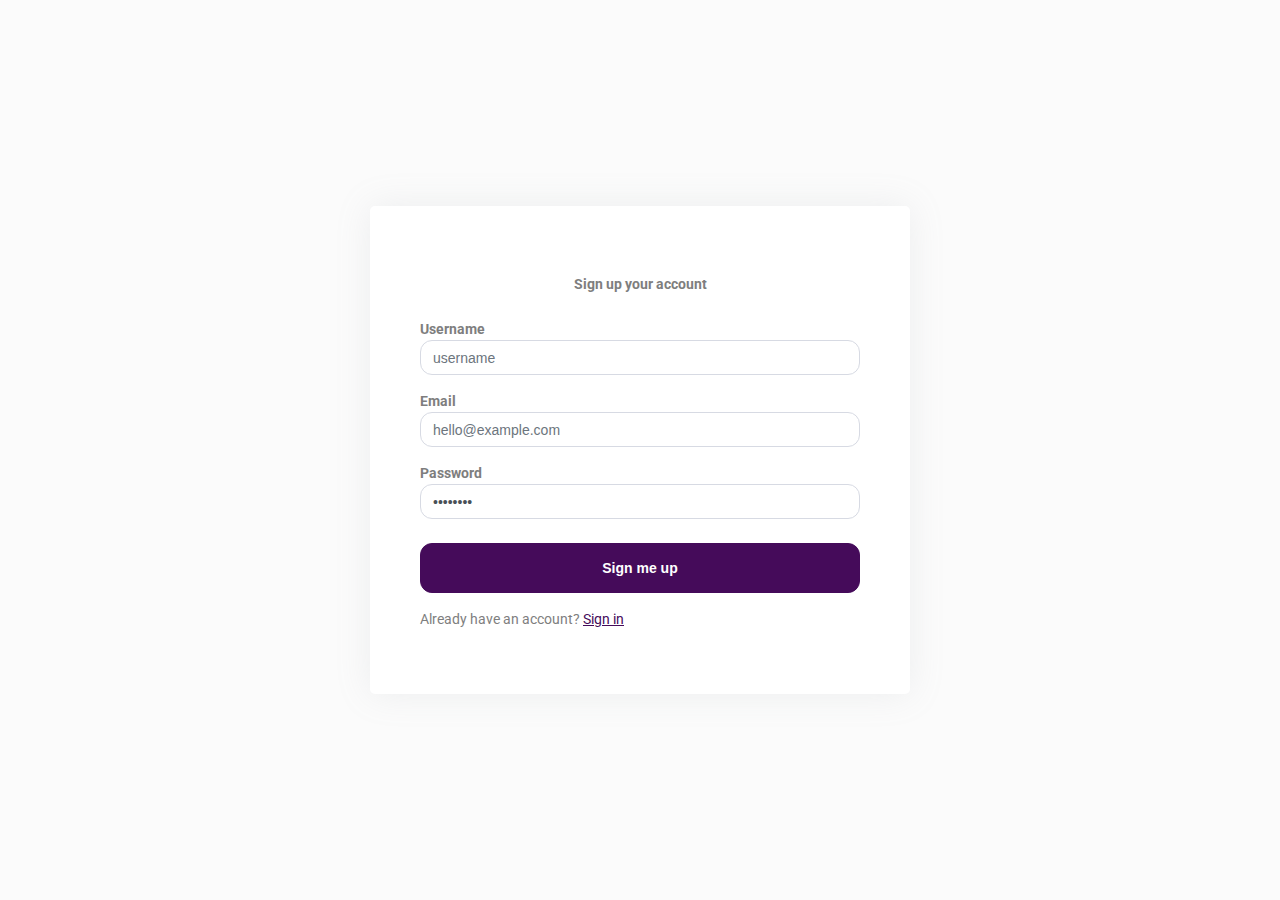
<file: login-page/index.html>
<!DOCTYPE html>
<html lang="en" class="h-100">
<head>
    <meta charset="UTF-8">
    <meta http-equiv="X-UA-Compatible" content="IE=edge">
    <meta name="viewport" content="width=device-width, initial-scale=1">
    <title>Login Page</title>
    <link href="./custom.css" rel="stylesheet">
</head>
<body class="h-100">
    <div class="authincation h-100">
        <div class="container h-100">
            <div class="row justify-content-center h-100 align-items-center">
                <div class="col-md-6" style="width: 50%">
                    <div class="authincation-content">
                        <div class="row">
                            <div class="col-xl-12">
                                <div class="auth-form">
                                    <h4 class="text-center mb-4">Sign up your account</h4>
                                    <form action="index.html">
                                        <div class="form-group">
                                            <label class="mb-1"><strong>Username</strong></label>
                                            <input type="text" class="form-control" placeholder="username">
                                        </div>
                                        <div class="form-group">
                                            <label class="mb-1"><strong>Email</strong></label>
                                            <input type="email" class="form-control" placeholder="hello@example.com">
                                        </div>
                                        <div class="form-group">
                                            <label class="mb-1"><strong>Password</strong></label>
                                            <input type="password" class="form-control" value="Password">
                                        </div>
                                        <div class="text-center mt-4">
                                            <button type="submit" class="btn btn-primary btn-block">Sign me up</button>
                                        </div>
                                    </form>
                                    <div class="new-account mt-3">
                                        <p>Already have an account? <a class="text-primary" href="page-login.html">Sign in</a></p>
                                    </div>
                                </div>
                            </div>
                        </div>
                    </div>
                </div>
            </div>
        </div>
    </div>
</body>
</html>
</file>
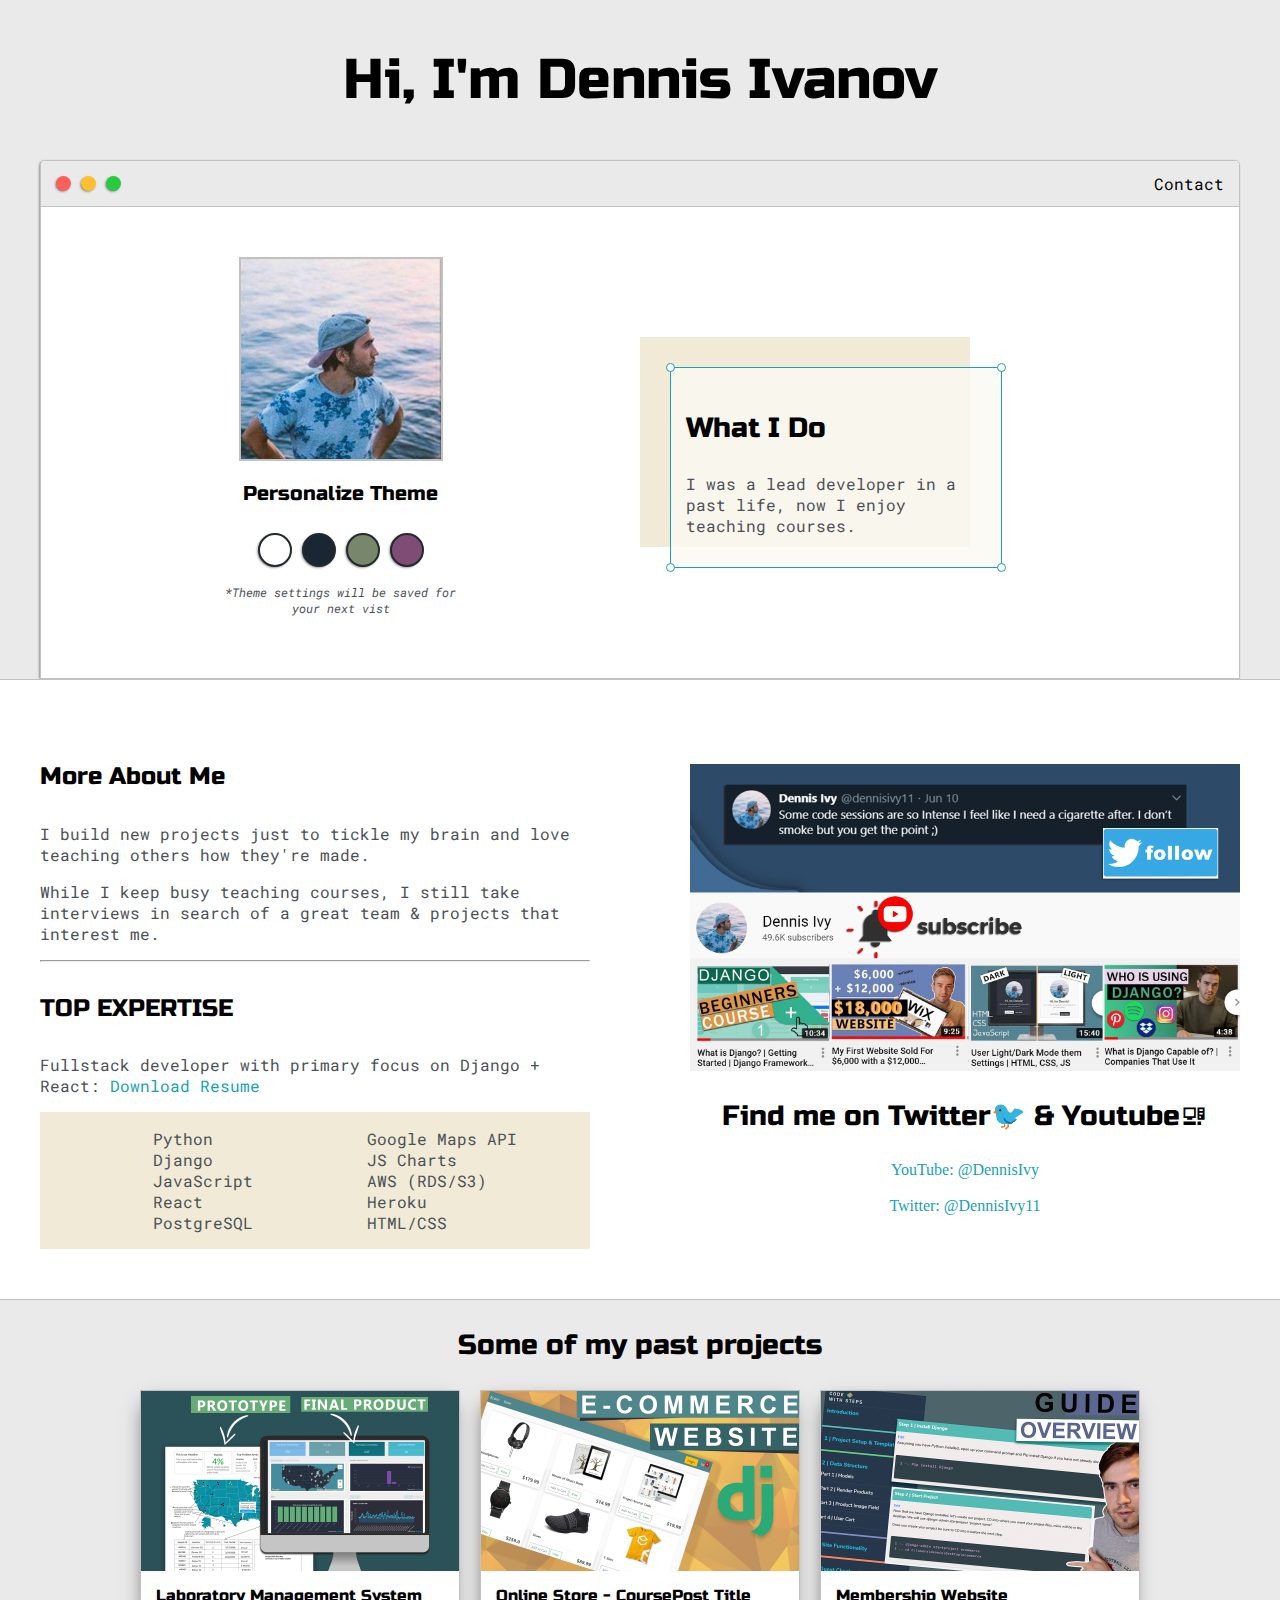
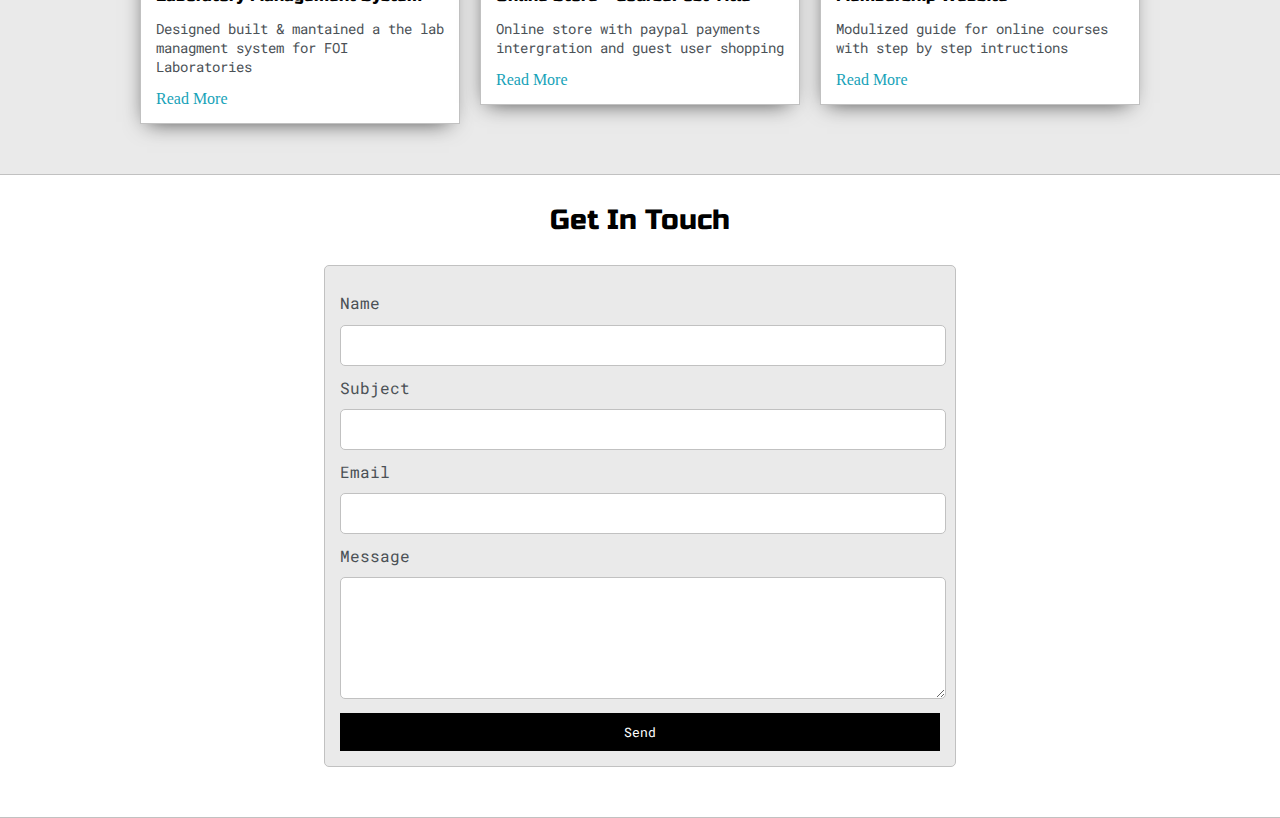
<file: portfolio-website/index.html>
<!DOCTYPE html>
<html>
<head>
	<title>Dennis Ivy💻</title>


	<meta name="viewport" content="width=device-width, initial-scale=1, maximum-scale=1, minimum-scale=1" />

	<link href="https://fonts.googleapis.com/css2?family=Russo+One&display=swap" rel="stylesheet">

	<link href="https://fonts.googleapis.com/css2?family=Roboto+Mono:wght@500&family=Russo+One&display=swap" rel="stylesheet">

	<link rel="stylesheet" type="text/css" href="default.css">
	<link id="theme-style" rel="stylesheet" type="text/css" href="">
</head>
<body>

	<section class="s1">
		<div class="main-container">
			<div class="greeting-wrapper">
				<h1>Hi, I'm Dennis Ivanov</h1>
			</div>


			<div class="intro-wrapper">
				<div class="nav-wrapper">

					<!-- Link around dots-wrapper added after tutorial video -->
					<a href="index.html">
						<div class="dots-wrapper">
							<div id="dot-1" class="browser-dot"></div>
							<div id="dot-2" class="browser-dot"></div>
							<div id="dot-3" class="browser-dot"></div>
						</div>
					</a>
					

					<ul id="navigation">
						<li><a href="index.html#contact">Contact</a></li>

					</ul>
				</div>

				<div class="left-column">
					<img id="profile_pic" src="images/Dennis.jpg">
					<h5 style="text-align: center;line-height: 0;">Personalize Theme</h5>

					<div id="theme-options-wrapper">
						<div data-mode="light" id="light-mode" class="theme-dot"></div>
						<div data-mode="blue" id="blue-mode" class="theme-dot"></div>
						<div data-mode="green" id="green-mode" class="theme-dot"></div>
						<div data-mode="purple" id="purple-mode" class="theme-dot"></div>
					</div>

					<p id="settings-note">*Theme settings will be saved for<br>your next vist</p>
				</div>

				<div class="right-column">

					<div id="preview-shadow">
						<div id="preview">
							<div id="corner-tl" class="corner"></div>
							<div id="corner-tr" class="corner"></div>
							<h3>What I Do</h3>
							<p>I was a lead developer in a past life, now I enjoy teaching courses.</p>
							<div id="corner-br" class="corner"></div>
							<div id="corner-bl" class="corner"></div>
						</div>
					</div>
				</div>
			</div>
		</div>
	</section>

	<section class="s2">
		<div class="main-container">

			<div class="about-wrapper">
				<div class="about-me">
					<h4>More About Me</h4>

					<p>I build new projects just to tickle my brain and love teaching others how they're made.</p>

					<p>While I keep busy teaching courses, I still take interviews in search of a great team & projects that interest me.</p>


					<hr>

					<h4>TOP EXPERTISE</h4>

					<p>Fullstack developer with primary focus on Django + React: <a target="_blank" href="resume.pdf">Download Resume</a></p>

					<div id="skills">
						<ul>
							<li>Python</li>
							<li>Django</li>
							<li>JavaScript</li>
							<li>React</li>
							<li>PostgreSQL</li>
						</ul>

						<ul>
							<li>Google Maps API</li>
							<li>JS Charts</li>
							<li>AWS (RDS/S3)</li>
							<li>Heroku</li>
							<li>HTML/CSS</li>
						</ul>

					</div>

				</div>

				
				<div class="social-links">
					<img id="social_img" src="images/follow.jpg">
					<h3>Find me on Twitter🐦 & Youtube🖳</h3>

					<a target="_blank" href="https://www.youtube.com/c/dennisivy">YouTube: @DennisIvy</a>
					<br>
					<a target="_blank" href="https://twitter.com/dennisivy11">Twitter: @DennisIvy11</a>
				</div>
			</div>

		</div>
	</section>

	<section class="s1">
		<div class="main-container">
			<h3 style="text-align: center;">Some of my past projects</h3>

			<div class="post-wrapper">

				<div>
					<div class="post">
						<img class="thumbnail" src="images/dash.jpg">
						<div class="post-preview">
							<h6 class="post-title">Laboratory Management System</h6>
							<p class="post-intro">Designed built & mantained a the lab managment system for FOI Laboratories</p>
							<a href="post.html">Read More</a>
						</div>
					</div>
				</div>

				<div>
					<div class="post">
						<img class="thumbnail" src="images/ecom.jpg">
						<div class="post-preview">
							<h6 class="post-title">Online Store - CoursePost Title</h6>
							<p class="post-intro">Online store with paypal payments intergration and guest user shopping</p>
							<a href="post.html">Read More</a>
						</div>
					</div>
				</div>

				<div>
					<div class="post">
						<img class="thumbnail" src="images/membership site.jpg">
						<div class="post-preview">
							<h6 class="post-title">Membership Website</h6>
							<p class="post-intro">Modulized guide for online courses with step by  step intructions</p>
							<a href="post.html">Read More</a>
						</div>
					</div>
				</div>

			</div>
		</div>
	</section>

	<section class="s2">
		<div class="main-container">
			<a href=""></a>
			<h3 style="text-align: center;">Get In Touch</h3>

			<form id="contact-form">
				<a name="contact"></a>

				<label>Name</label>
				<input class="input-field" type="text" name="name">

				<label>Subject</label>
				<input class="input-field" type="text" name="subject">

				<label>Email</label>
				<input class="input-field" type="text" name="email">

				<label>Message</label>
				<textarea class="input-field" name="message"></textarea>

				<input id="submit-btn" type="submit" value="Send">
			</form>
		</div>
	</section> 

	<script type="text/javascript" src="script.js"></script>
</body>
</html>
</file>
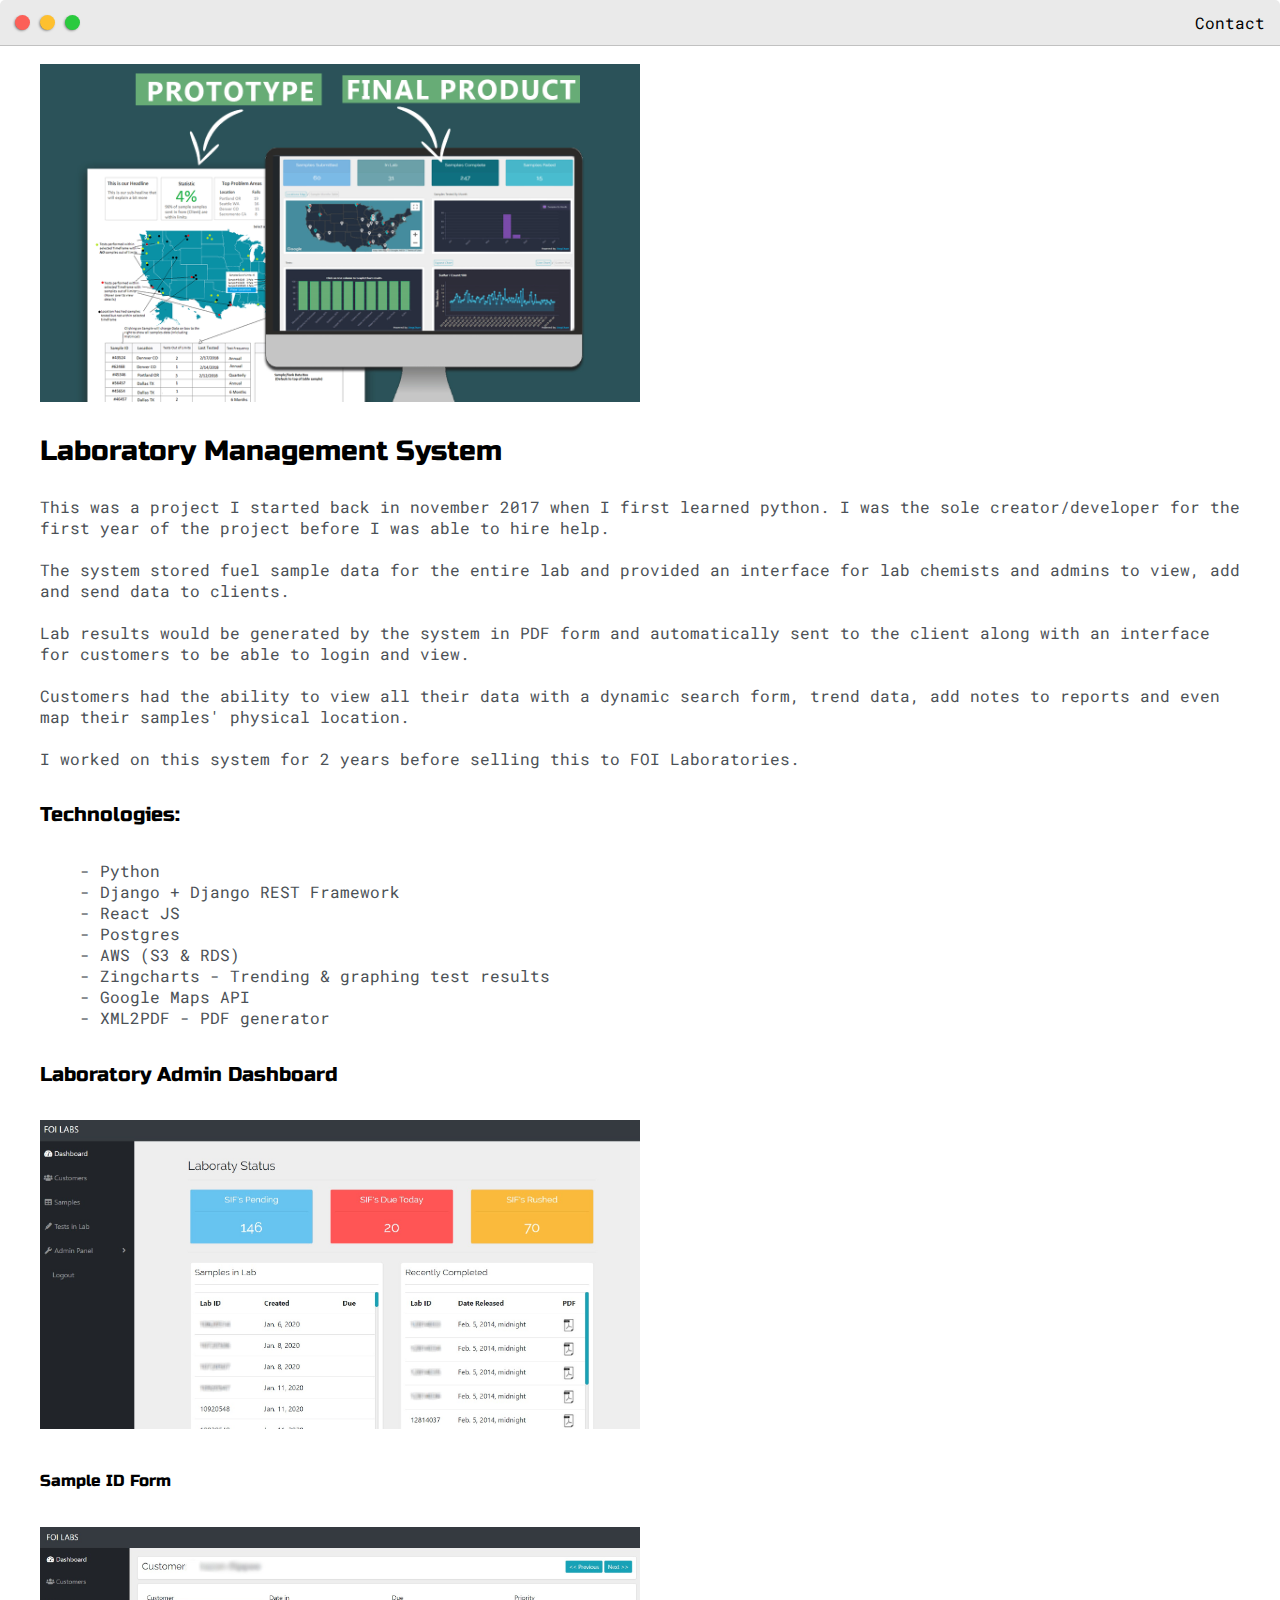
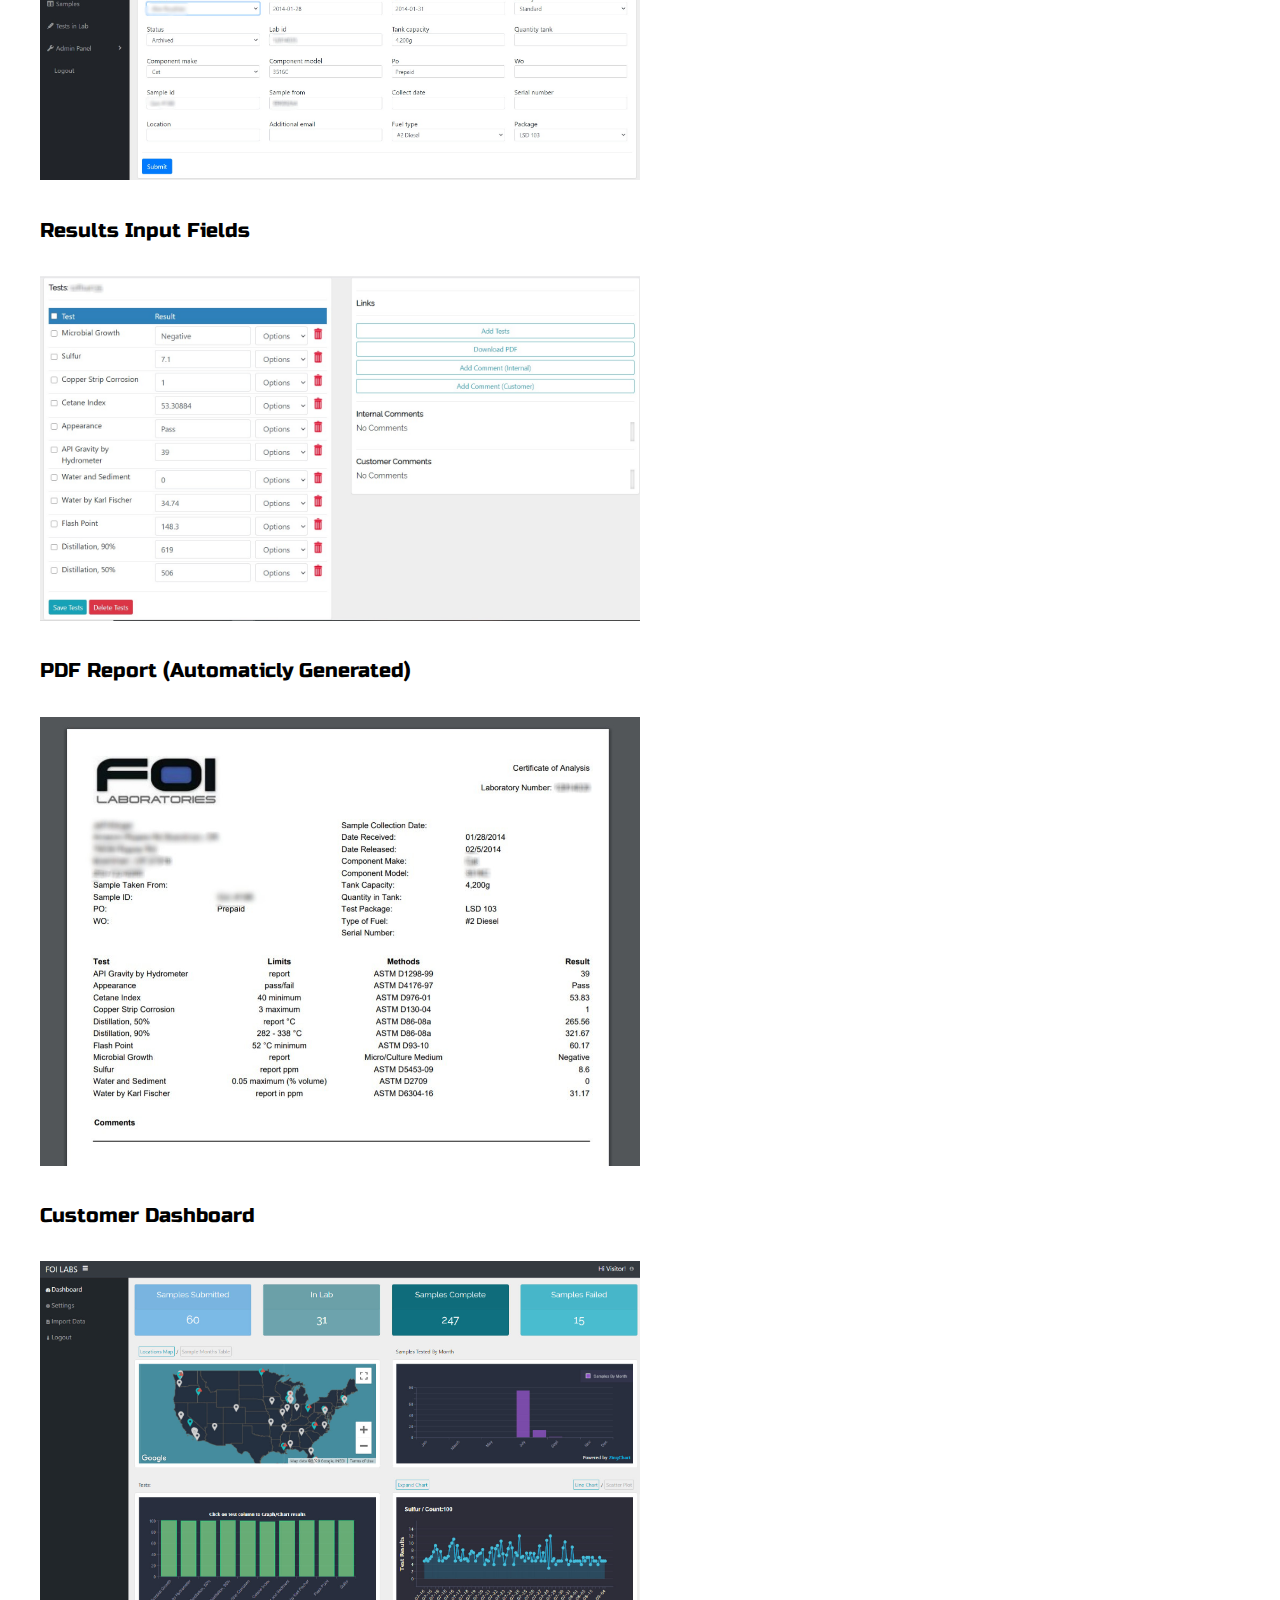
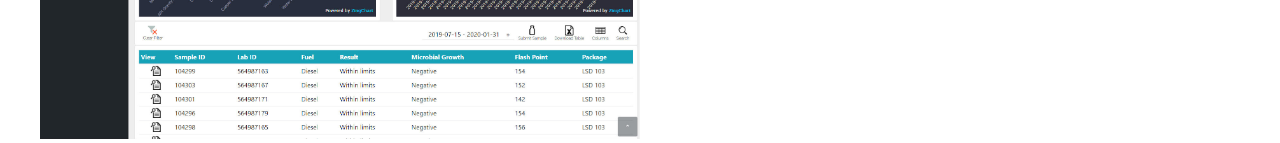
<file: portfolio-website/post.html>
<!DOCTYPE html>
<html>
<head>
	<title>Post Name</title>


	<meta name="viewport" content="width=device-width, initial-scale=1, maximum-scale=1, minimum-scale=1" />

	<link href="https://fonts.googleapis.com/css2?family=Russo+One&display=swap" rel="stylesheet">

	<link href="https://fonts.googleapis.com/css2?family=Roboto+Mono:wght@500&display=swap" rel="stylesheet">

	<link rel="stylesheet" type="text/css" href="default.css">


	<style type="text/css">
		.img-container{
			max-width: 600px;
		}

		img{
			width: 100%
		}

	</style>

</head>
<body>
	<div class="nav-wrapper">

		<!-- Link around dots-wrapper added after tutorial video -->
		<a href="index.html">
			<div class="dots-wrapper">
				<div id="dot-1" class="browser-dot"></div>
				<div id="dot-2" class="browser-dot"></div>
				<div id="dot-3" class="browser-dot"></div>
			</div>
		</a>

		<ul id="navigation">
			<li><a href="index.html#contact">Contact</a></li>

		</ul>
	</div>

	<div class="main-container">
		<br>

		<div class="img-container">
			<img src="images/dash.jpg">
		</div>
		
		<h3>Laboratory Management System</h3>

		<p>This was a project I started back in november 2017 when I first learned python. I was the sole creator/developer for the first year of the project before I was able to hire help.
		<br>
		<br>
		The system stored fuel sample data for the entire lab and provided an interface for lab chemists and admins to view, add and send data to clients.
		<br>
		<br>
		Lab results would be generated by the system in PDF form and automatically sent to the client along with an interface for customers to be able to login and view.
		<br>
		<br>
		Customers had the ability to view all their data with a dynamic search form, trend data, add notes to reports and even map their samples' physical location.
		<br>
		<br>
		I worked on this system for 2 years before selling this to FOI Laboratories.</p>

		<h5>Technologies:</h5>
		<ul>
			<li>- Python</li>
			<li>- Django + Django REST Framework</li>
			<li>- React JS</li>
			<li>- Postgres</li>
			<li>- AWS (S3 & RDS)</li>
			<li>- Zingcharts - Trending & graphing test results</li>
			<li>- Google Maps API</li>
			<li>- XML2PDF - PDF generator</li>
		</ul>


		<h5>Laboratory Admin Dashboard</h5>
		<div class="img-container">
			<img src="images/lab-dash.jpg">
		</div>

		<h6>Sample ID Form</h5>
		<div class="img-container">
			<img src="images/sample-form.jpg">
		</div>

		<h5>Results Input Fields</h5>
		<div class="img-container">
			<img src="images/results.jpg">
		</div>

		<h5>PDF Report (Automaticly Generated)</h5>
		<div class="img-container">
			<img src="images/pdf-report.jpg">
		</div>

		<h5>Customer Dashboard</h5>
		<div class="img-container">
			<img src="images/customer-dash.jpg">
		</div>

	</div>

</body>
</html>
</file>
<file: login-page/custom.css>
@import url("https://fonts.googleapis.com/css?family=Roboto:400,500,700");

.h-100 {
    height: 100% !important; 
}

.authincation-content {
    background: #fff;
    box-shadow: 0 0 35px 0 rgba(154, 161, 171, 0.15);
    border-radius: 5px; }
    [data-theme-version="dark"] .authincation-content {
      background: #1e2746;
      box-shadow: none; 
}

.container {
    width: 100%;
    padding-right: 15px;
    padding-left: 15px;
    margin-right: auto;
    margin-left: auto; }
    @media (min-width: 576px) {
      .container {
        max-width: 540px; } }
    @media (min-width: 768px) {
      .container {
        max-width: 720px; } }
    @media (min-width: 992px) {
      .container {
        max-width: 960px; } }
    @media (min-width: 1200px) {
      .container {
        max-width: 1140px; } 
}

.row {
  display: flex;
  flex-wrap: wrap;
  margin-right: -15px;
  margin-left: -15px; 
}

.justify-content-center {
    justify-content: center !important; 
}

.align-items-center {
    align-items: center !important; 
}

.col-1, .col-2, .col-3, .col-4, .col-5, .col-6, .col-7, .col-8, .col-9, .col-10, .col-11, .col-12, .col,
.col-auto, .col-sm-1, .col-sm-2, .col-sm-3, .col-sm-4, .col-sm-5, .col-sm-6, .col-sm-7, .col-sm-8, .col-sm-9, .col-sm-10, .col-sm-11, .col-sm-12, .col-sm,
.col-sm-auto, .col-md-1, .col-md-2, .col-md-3, .col-md-4, .col-md-5, .col-md-6, .col-md-7, .col-md-8, .col-md-9, .col-md-10, .col-md-11, .col-md-12, .col-md,
.col-md-auto, .col-lg-1, .col-lg-2, .col-lg-3, .col-lg-4, .col-lg-5, .col-lg-6, .col-lg-7, .col-lg-8, .col-lg-9, .col-lg-10, .col-lg-11, .col-lg-12, .col-lg,
.col-lg-auto, .col-xl-1, .col-xl-2, .col-xl-3, .col-xl-4, .col-xl-5, .col-xl-6, .col-xl-7, .col-xl-8, .col-xl-9, .col-xl-10, .col-xl-11, .col-xl-12, .col-xl,
.col-xl-auto, .col-xxl-1, .col-xxl-2, .col-xxl-3, .col-xxl-4, .col-xxl-5, .col-xxl-6, .col-xxl-7, .col-xxl-8, .col-xxl-9, .col-xxl-10, .col-xxl-11, .col-xxl-12, .col-xxl,
.col-xxl-auto {
  position: relative;
  width: 100%;
  padding-right: 15px;
  padding-left: 15px; 
}
  
.authincation-content {
    background: #fff;
    box-shadow: 0 0 35px 0 rgba(154, 161, 171, 0.15);
    border-radius: 5px; }
    [data-theme-version="dark"] .authincation-content {
      background: #1e2746;
      box-shadow: none; 
}

.auth-form {
    padding: 50px 50px; }
    @media only screen and (max-width: 575px) {
      .auth-form {
        padding: 30px; } }
    .auth-form .btn {
      height: 50px;
      font-weight: 700; }
    .auth-form .page-back {
      display: inline-block;
      margin-bottom: 15px; 
}

.text-center {
    text-align: center !important; 
}

.mb-4,
.my-4 {
  margin-bottom: 1.5rem !important; 
}

.mb-1,
.my-1 {
  margin-bottom: 0.25rem !important; 
}

.mt-4,
.my-4 {
  margin-top: 1.5rem !important; 
}

.form-group {
    margin-bottom: 1rem; 
}

.form-control {
    display: block;
    width: 100%;
    height: calc(1.5em + 0.75rem + 2px);
    padding: 0.375rem 0.75rem;
    font-size: 0.875rem;
    font-weight: 400;
    line-height: 1.5;
    color: #495057;
    background-color: #fff;
    background-clip: padding-box;
    border: 1px solid #d7dae3;
    border-radius: 0.75rem;
    transition: border-color 0.15s ease-in-out, box-shadow 0.15s ease-in-out; }
    @media (prefers-reduced-motion: reduce) {
      .form-control {
        transition: none; } }
    .form-control::-ms-expand {
      background-color: transparent;
      border: 0; }
    .form-control:focus {
      color: #495057;
      background-color: #fff;
      border-color: #9c19cc;
      outline: 0;
      box-shadow: 0 0 0 0.2rem rgba(69, 11, 90, 0.25); }
    .form-control::placeholder {
      color: #6c757d;
      opacity: 1; }
    .form-control:disabled, .form-control[readonly] {
      background-color: #e9ecef;
      opacity: 1; }
  
  select.form-control:focus::-ms-value {
    color: #495057;
    background-color: #fff; }
  
  .form-control-file,
  .form-control-range {
    display: block;
    width: 100%; 
}

.btn {
    display: inline-block;
    font-weight: 400;
    color: #7e7e7e;
    text-align: center;
    vertical-align: middle;
    user-select: none;
    background-color: transparent;
    border: 1px solid transparent;
    padding: 0.375rem 0.75rem;
    font-size: 0.875rem;
    line-height: 1.5;
    border-radius: 0.75rem;
    transition: color 0.15s ease-in-out, background-color 0.15s ease-in-out, border-color 0.15s ease-in-out, box-shadow 0.15s ease-in-out; }
    @media (prefers-reduced-motion: reduce) {
      .btn {
        transition: none; } }
    .btn:hover {
      color: #7e7e7e;
      text-decoration: none; }
    .btn:focus, .btn.focus {
      outline: 0;
      box-shadow: 0 0 0 0.2rem rgba(69, 11, 90, 0.25); }
    .btn.disabled, .btn:disabled {
      opacity: 0.65; }
  
  a.btn.disabled,
  fieldset:disabled a.btn {
    pointer-events: none; }
  
  .btn-primary {
    color: #fff;
    background-color: #450b5a;
    border-color: #450b5a; }
    .btn-primary:hover {
      color: #fff;
      background-color: #2b0738;
      border-color: #22052d; }
    .btn-primary:focus, .btn-primary.focus {
      box-shadow: 0 0 0 0.2rem rgba(97, 48, 115, 0.5); }
    .btn-primary.disabled, .btn-primary:disabled {
      color: #fff;
      background-color: #450b5a;
      border-color: #450b5a; }
    .btn-primary:not(:disabled):not(.disabled):active, .btn-primary:not(:disabled):not(.disabled).active, .show > .btn-primary.dropdown-toggle {
      color: #fff;
      background-color: #22052d;
      border-color: #190421; }
      .btn-primary:not(:disabled):not(.disabled):active:focus, .btn-primary:not(:disabled):not(.disabled).active:focus, .show > .btn-primary.dropdown-toggle:focus {
        box-shadow: 0 0 0 0.2rem rgba(97, 48, 115, 0.5); 
}

.btn-block {
    display: block;
    width: 100%; }
    .btn-block + .btn-block {
      margin-top: 0.5rem; }
  
  input[type="submit"].btn-block,
  input[type="reset"].btn-block,
  input[type="button"].btn-block {
    width: 100%; 
}

.mt-3,
.my-3 {
  margin-top: 1rem !important; 
}

.text-primary {
    color: #450b5a !important; }
  
  a.text-primary:hover, a.text-primary:focus {
    color: #110316 !important; 
}

*,
*::before,
*::after {
  box-sizing: border-box; }

html {
  font-family: sans-serif;
  line-height: 1.15;
  -webkit-text-size-adjust: 100%;
  -webkit-tap-highlight-color: rgba(0, 0, 0, 0); 
}

body {
    margin: 0;
    font-family: "Roboto", sans-serif;
    font-size: 0.875rem;
    font-weight: 400;
    line-height: 1.5;
    color: #7e7e7e;
    text-align: left;
    background-color: #fbfbfb; 
}
</file>
<file: portfolio-website/default.css>
:root{
	--mainColor:#eaeaea;
	--secondaryColor:#fff;

	--borderColor:#c1c1c1;

	--mainText:black;
	--secondaryText:#4b5156;

	--themeDotBorder:#24292e;

	--previewBg:rgb(251, 249, 243, 0.8);
	--previewShadow:#f0ead6;


	--buttonColor:black;


}


html, body{
	padding: 0;
	margin: 0;
	scroll-behavior: smooth;
}

body *{
	transition: 0.3s;
}


h1, h2, h3, h4, h5, h6, strong{
	color: var(--mainText);
	font-family: 'Russo One', sans-serif;
	font-weight: 500;
}

p, li, span, label, input, textarea{
	color: var(--secondaryText);
	font-family: 'Roboto Mono', monospace;
}

a{
	text-decoration: none;
	color:#17a2b8;
}

ul{
	list-style: none;
}

h1 { font-size: 56px;}
h2 { font-size: 36px;}
h3 { font-size: 28px;}
h4 { font-size: 24px;}
h5 { font-size: 20px;}
h6 { font-size: 16px;}


.s1{
	background-color: var(--mainColor);
	border-bottom:1px solid var(--borderColor);
	overflow:auto;
}

.s2{
	background-color: var(--secondaryColor);
	border-bottom:1px solid var(--borderColor);
	overflow:auto;
}




.main-container{
	width: 1200px;
	margin: 0 auto;
}


.greeting-wrapper{
	display: grid;
	text-align: center;
	align-content: center;
	min-height: 10em;

}

.intro-wrapper{
	background-color: var(--secondaryColor);
	border:1px solid var(--borderColor);
	border-radius:5px 5px 0 0;


	-webkit-box-shadow: -1px 1px 3px -1px rgba(0,0,0,0.75);
	-moz-box-shadow: -1px 1px 3px -1px rgba(0,0,0,0.75);
	box-shadow: -1px 1px 3px -1px rgba(0,0,0,0.75);

	display: grid;
	grid-template-columns: 1fr 1fr;
	grid-template-areas: 
		'nav-wrapper nav-wrapper'
		'left-column right-column'
	;
}


.nav-wrapper{
	border-radius:5px 5px 0 0;
	grid-area:nav-wrapper;
	border-bottom: 1px solid var(--borderColor);
	display: flex;
	justify-content: space-between;
	align-items: center;
	background-color: var(--mainColor);
}

#navigation a{
	color:var(--mainText);
}


#navigation{
	margin:0;
	padding: 10px;
}

#navigation li{
	display: inline-block;
	margin-right: 5px;
	margin-left:5px;
}

.dots-wrapper{
	display: flex;
	padding: 10px;
}

#dot-1{
	background-color:  #FC6058;
}

#dot-2{
	background-color:  #FEC02F;
}

#dot-3{
	background-color:  #2ACA3E;
}

.browser-dot{
	background-color: black;
	height: 15px;
	width: 15px;
	border-radius: 50%;
	margin: 5px;

	-webkit-box-shadow: -1px 1px 3px -1px rgba(0,0,0,0.75);
	-moz-box-shadow: -1px 1px 3px -1px rgba(0,0,0,0.75);
	box-shadow: -1px 1px 3px -1px rgba(0,0,0,0.75);

}


.left-column{
	grid-area: left-column;
	padding-top:50px;
	padding-bottom: 50px;
}

#profile_pic{
	display: block;
	margin:0 auto;

	height: 200px;
	width: 200px;
	object-fit: cover;
	border:2px solid var(--borderColor);
}


#theme-options-wrapper{
	display: flex;
	justify-content: center;
}

.theme-dot{
	height: 30px;
	width: 30px;
	background-color: black;
	border-radius: 50%;

	margin: 5px;
	border:2px solid var(--themeDotBorder);

	-webkit-box-shadow: -1px 1px 3px -1px rgba(0,0,0,0.75);
	-moz-box-shadow: -1px 1px 3px -1px rgba(0,0,0,0.75);
	box-shadow: -1px 1px 3px -1px rgba(0,0,0,0.75);

	cursor: pointer;
}


.theme-dot:hover{
	border-width: 5px;
}


#light-mode{
	background-color: #fff;
}

#blue-mode{
	background-color: #192734;
}

#green-mode{
	background-color: #78866b;
}

#purple-mode{
	background-color: #7E4C74;
}

#settings-note{
	font-size: 12px;
	font-style: italic;
	text-align: center;
}

.right-column{
	grid-area: right-column;
	display: grid;
	align-content: center;

	padding-top: 50px;
	padding-bottom: 50px;
}


#preview-shadow{
	background-color: var(--previewShadow);
	max-width: 300px;
	height: 180px;
	padding-left: 30px;
	padding-top: 30px;
}

#preview{
	width: 300px;
	border:1.5px solid #17a2b8;
	background-color: var(--previewBg);
	padding:15px;
	position: relative;
}

.corner{
	width:7px;
	height: 7px;
	border-radius: 50%;
	border:1.5px solid #17a2b8;
	background-color: #fff;
	position: absolute;
}

#corner-tl{
	top:-5px;
	left: -5px
}

#corner-tr{
	top:-5px;
	right: -5px
}


#corner-br{
	bottom:-5px;
	right: -5px
}


#corner-bl{
	bottom:-5px;
	left: -5px
}

.about-wrapper{
	display: grid;
	grid-template-columns: repeat(auto-fit, minmax(320px, 1fr));
	padding-bottom: 50px;
	padding-top: 50px;
	gap:100px;
}


#skills{
	display: flex;
	justify-content: space-evenly;
	background-color: var(--previewShadow);
}

.social-links{
	display: grid;
	align-content: center;
	text-align: center;
}

#social_img{
	width: 100%;
}


.post-wrapper{
	display: grid;
	grid-template-columns: repeat(auto-fit, 320px);
	gap:20px;
	justify-content: center;
	padding-bottom: 50px;
}

.post{
	border:1px solid var(--borderColor);
	-webkit-box-shadow: -2px 7px 21px -9px rgba(0,0,0,0.75);
	-moz-box-shadow: -2px 7px 21px -9px rgba(0,0,0,0.75);
	box-shadow: -2px 7px 21px -9px rgba(0,0,0,0.75);
}

.thumbnail{
	display: block;
	width: 100%;
	height:180px;
	object-fit: cover;
}

.post-preview{
	background-color: #fff;
	padding:15px;
}

.post-title{
	color:black;
	margin: 0;
}

.post-intro{
	color:#4b5156;
	font-size: 14px;
}


#contact-form{
	display: block;
	max-width: 600px;
	margin: 0 auto;
	border: 1px solid var(--borderColor);
	padding: 15px;
	border-radius: 5px;
	background-color: var(--mainColor);
	margin-bottom: 50px;

}

#contact-form label{
	line-height: 2.7em;
}

#contact-form textarea{
	min-height: 100px;
	font-size: 14px;
}


.input-field{
	width: 100%;
	padding-top: 10px;
	padding-bottom:10px; 
	background-color: var(--secondaryColor);
	border-radius: 5px;
	border:1px solid var(--borderColor);
	font-size: 14px;
}


#submit-btn{
	margin-top: 10px;
	width: 100%;
	padding-top: 10px;
	padding-bottom:10px; 
	color: #fff;
	background-color: var(--buttonColor);
	border:none;
}


@media screen and (max-width: 1200px){
	.main-container{
		width: 95%;
	}
}

@media screen and (max-width: 800px){
	.intro-wrapper{
		grid-template-columns: 1fr;
		grid-template-areas: 
			'nav-wrapper'
			'left-column'
			'right-column'
		;
	}

	.right-column{
		justify-content: center;
	}

}

@media screen and (max-width: 400px){
	#preview-shadow{
		max-width: 280px;
		height: 180px;
		padding-left: 10px;
		padding-top: 10px;
	}

	#preview{
		width: 280px;

	}

}
</file>
